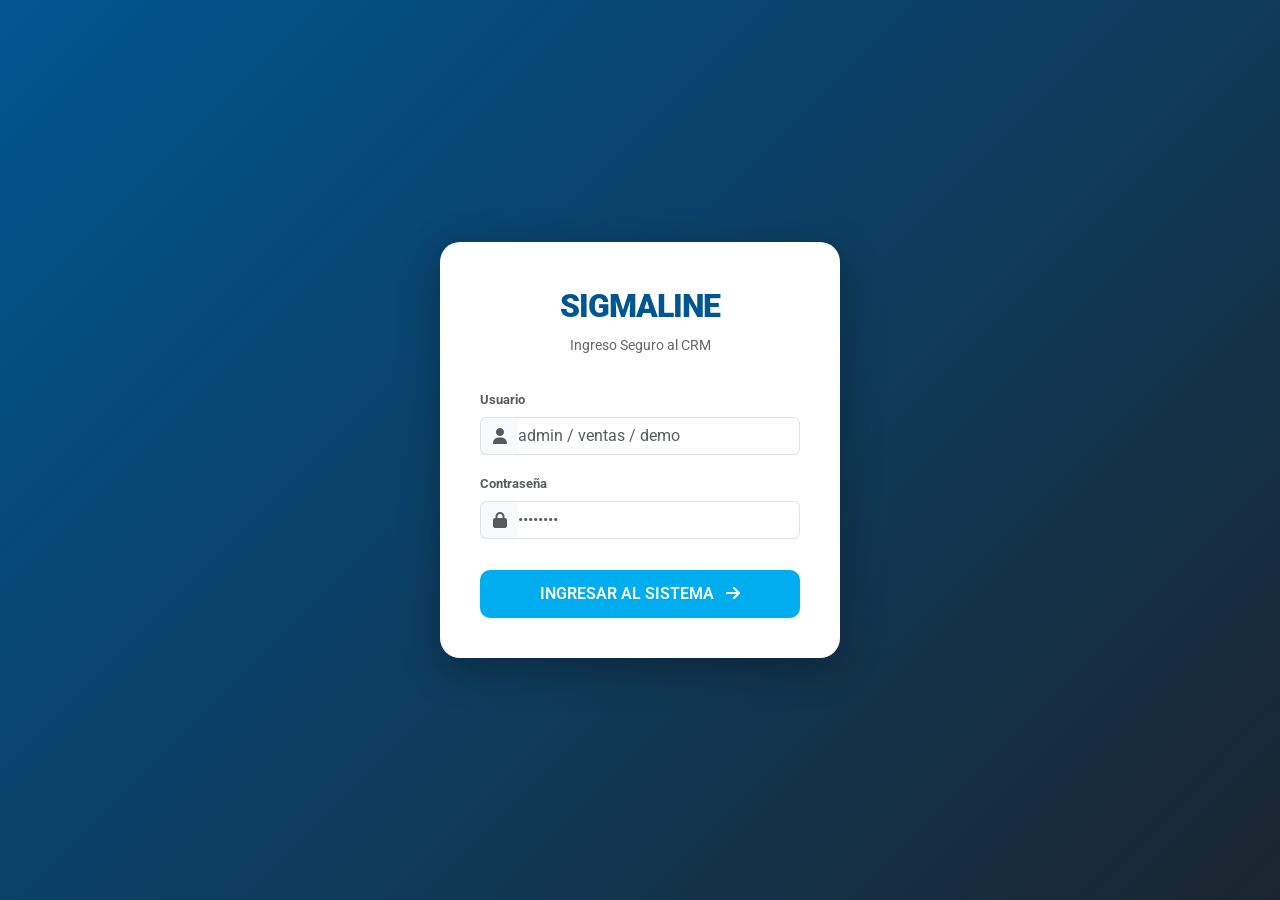
<file: index.html>
<!DOCTYPE html>
<html lang="es">
<head>
    <meta charset="UTF-8">
    <meta name="viewport" content="width=device-width, initial-scale=1.0">
    <title>SigmaLine - Acceso CRM</title>
    <link href="https://cdn.jsdelivr.net/npm/bootstrap@5.3.0/dist/css/bootstrap.min.css" rel="stylesheet">
    <link href="https://fonts.googleapis.com/css2?family=Roboto:wght@300;400;500;700;900&display=swap" rel="stylesheet">
    <link rel="stylesheet" href="https://cdnjs.cloudflare.com/ajax/libs/font-awesome/6.4.0/css/all.min.css">
    <style>
        body {
            background: linear-gradient(135deg, #005691 0%, #1a252f 100%);
            min-height: 100vh;
            display: flex;
            align-items: center;
            justify-content: center;
            font-family: 'Roboto', sans-serif;
        }
        .login-card {
            background: white;
            border-radius: 20px;
            padding: 40px;
            width: 100%;
            max-width: 400px;
            box-shadow: 0 10px 40px rgba(0,0,0,0.3);
            text-align: center;
        }
        .brand {
            font-size: 2rem;
            font-weight: 900;
            color: #005691;
            margin-bottom: 5px;
            letter-spacing: -1px;
        }
        .subtitle {
            color: #666;
            margin-bottom: 30px;
            font-size: 0.9rem;
        }
        .btn-login {
            background: #00aeef;
            color: white;
            border: none;
            padding: 12px;
            border-radius: 10px;
            font-weight: 600;
            width: 100%;
            margin-top: 15px;
            transition: all 0.3s;
        }
        .btn-login:hover {
            background: #0098d1;
            transform: translateY(-2px);
        }
        .error-msg {
            color: #dc3545;
            font-size: 0.85rem;
            margin-top: 15px;
            display: none;
        }
    </style>
</head>
<body>

    <div class="login-card">
        <div class="brand">SIGMALINE</div>
        <div class="subtitle">Ingreso Seguro al CRM</div>

        <div id="loginForm">
            <div class="mb-3 text-start">
                <label class="form-label text-muted fw-bold" style="font-size: 0.8rem;">Usuario</label>
                <div class="input-group">
                    <span class="input-group-text bg-light border-end-0"><i class="fas fa-user text-muted"></i></span>
                    <input type="text" id="user" class="form-control border-start-0 ps-0" placeholder="admin / ventas / demo">
                </div>
            </div>
            
            <div class="mb-3 text-start">
                <label class="form-label text-muted fw-bold" style="font-size: 0.8rem;">Contraseña</label>
                <div class="input-group">
                    <span class="input-group-text bg-light border-end-0"><i class="fas fa-lock text-muted"></i></span>
                    <input type="password" id="pass" class="form-control border-start-0 ps-0" placeholder="••••••••" onkeypress="if(event.key === 'Enter') attemptLogin(event)">
                </div>
            </div>

            <button onclick="attemptLogin(event)" class="btn-login">INGRESAR AL SISTEMA <i class="fas fa-arrow-right ms-2"></i></button>

            <div id="errorMsg" class="error-msg"><i class="fas fa-exclamation-circle me-1"></i> Usuario o contraseña incorrectos.</div>
        </div>
    </div>

    <script>
        // Sistema ultra-simple de acceso para la demo. 
        // 3 usuarios con sus claves
        const users = {
            'emi': 'sigma2026',
            'gerencia': 'sigma2026',
            'ventas': 'ventas123'
        };

        function attemptLogin(e) {
            e.preventDefault();
            const u = document.getElementById('user').value.toLowerCase().trim();
            const p = document.getElementById('pass').value.trim();
            const err = document.getElementById('errorMsg');

            if (users[u] && users[u] === p) {
                // Login correcto
                err.style.display = 'none';
                // Guardar quién hizo login
                sessionStorage.setItem('active_user', u.charAt(0).toUpperCase() + u.slice(1));
                // Redirigir al CRM real
                window.location.href = 'crm_app.html';
            } else {
                err.style.display = 'block';
                // Animación de error
                const card = document.querySelector('.login-card');
                card.style.transform = 'translateX(5px)';
                setTimeout(() => card.style.transform = 'translateX(-5px)', 50);
                setTimeout(() => card.style.transform = 'translateX(5px)', 100);
                setTimeout(() => card.style.transform = 'translateX(0)', 150);
            }
            return false;
        }
    </script>
</body>
</html>
</file>
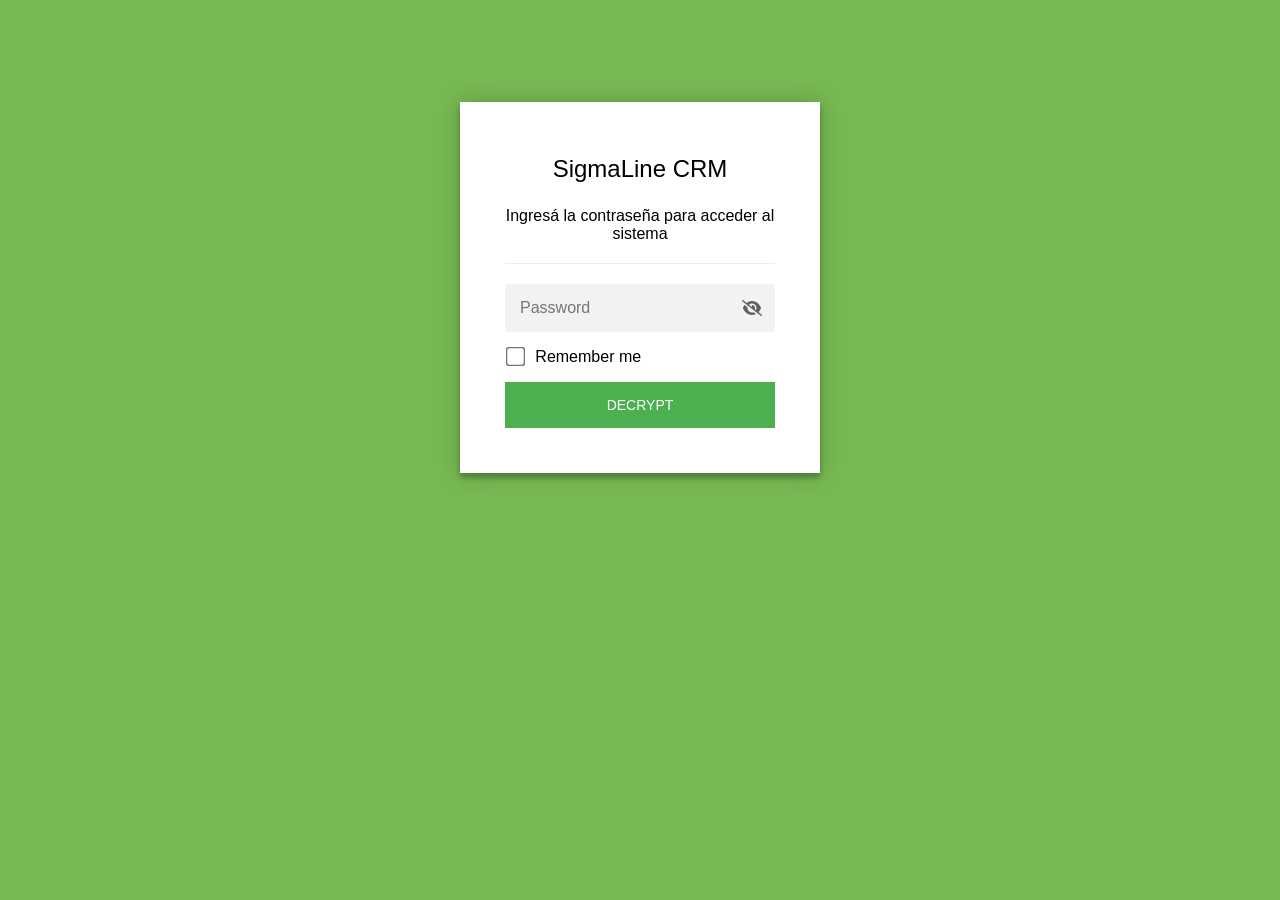
<file: encrypted/sigmaline_standalone.html>
<!DOCTYPE html>
<html class="staticrypt-html">
    <head>
        <meta charset="utf-8" />
        <title>SigmaLine CRM</title>
        <meta name="viewport" content="width=device-width, initial-scale=1" />

        <!-- do not cache this page -->
        <meta http-equiv="cache-control" content="max-age=0" />
        <meta http-equiv="cache-control" content="no-cache" />
        <meta http-equiv="expires" content="0" />
        <meta http-equiv="expires" content="Tue, 01 Jan 1980 1:00:00 GMT" />
        <meta http-equiv="pragma" content="no-cache" />

        <style>
            .staticrypt-hr {
                margin-top: 20px;
                margin-bottom: 20px;
                border: 0;
                border-top: 1px solid #eee;
            }

            .staticrypt-page {
                width: 360px;
                padding: 8% 0 0;
                margin: auto;
                box-sizing: border-box;
            }

            .staticrypt-form {
                position: relative;
                z-index: 1;
                background: #ffffff;
                max-width: 360px;
                margin: 0 auto 100px;
                padding: 45px;
                text-align: center;
                box-shadow: 0 0 20px 0 rgba(0, 0, 0, 0.2), 0 5px 5px 0 rgba(0, 0, 0, 0.24);
            }

            .staticrypt-form input[type="password"],
            input[type="text"] {
                background: inherit;
                border: 0;
                box-sizing: border-box; /* This ensures padding is included in the total width */
                font-size: 14px;
                outline: 0;
                padding: 15px 30px 15px 15px; /* Adjust the padding to ensure there is space for the icon */
                width: 100%;
            }

            .staticrypt-password-container {
                position: relative;
                outline: 0;
                background: #f2f2f2;
                width: 100%;
                border: 0;
                margin: 0 0 15px;
                box-sizing: border-box;
            }

            .staticrypt-toggle-password-visibility {
                cursor: pointer;
                height: 20px;
                opacity: 60%;
                padding: 13px;
                position: absolute;
                right: 0;
                top: 50%;
                transform: translateY(-50%);
                width: 20px;
            }

            .staticrypt-form .staticrypt-decrypt-button {
                text-transform: uppercase;
                outline: 0;
                background: #4CAF50;
                width: 100%;
                border: 0;
                padding: 15px;
                color: #ffffff;
                font-size: 14px;
                cursor: pointer;
            }

            .staticrypt-form .staticrypt-decrypt-button:hover,
            .staticrypt-form .staticrypt-decrypt-button:active,
            .staticrypt-form .staticrypt-decrypt-button:focus {
                background: #4CAF50;
                filter: brightness(92%);
            }

            .staticrypt-html {
                height: 100%;
            }

            .staticrypt-body {
                height: 100%;
                margin: 0;
            }

            .staticrypt-content {
                height: 100%;
                margin-bottom: 1em;
                background: #76B852;
                font-family: "Arial", sans-serif;
                -webkit-font-smoothing: antialiased;
                -moz-osx-font-smoothing: grayscale;
            }

            .staticrypt-instructions {
                margin-top: -1em;
                margin-bottom: 1em;
            }

            .staticrypt-title {
                font-size: 1.5em;
            }

            label.staticrypt-remember {
                display: flex;
                align-items: center;
                margin-bottom: 1em;
            }

            .staticrypt-remember input[type="checkbox"] {
                transform: scale(1.5);
                margin-right: 1em;
            }

            .hidden {
                display: none !important;
            }

            .staticrypt-spinner-container {
                height: 100%;
                display: flex;
                align-items: center;
                justify-content: center;
            }

            .staticrypt-spinner {
                display: inline-block;
                width: 2rem;
                height: 2rem;
                vertical-align: text-bottom;
                border: 0.25em solid gray;
                border-right-color: transparent;
                border-radius: 50%;
                -webkit-animation: spinner-border 0.75s linear infinite;
                animation: spinner-border 0.75s linear infinite;
                animation-duration: 0.75s;
                animation-timing-function: linear;
                animation-delay: 0s;
                animation-iteration-count: infinite;
                animation-direction: normal;
                animation-fill-mode: none;
                animation-play-state: running;
                animation-name: spinner-border;
            }

            @keyframes spinner-border {
                100% {
                    transform: rotate(360deg);
                }
            }

            @media screen and (-webkit-min-device-pixel-ratio: 0) {
                .staticrypt-form input[type="password"],
                input[type="text"] {
                    font-size: 16px;
                }
            }
        </style>
    </head>

    <body class="staticrypt-body">
        <div id="staticrypt_loading" class="staticrypt-spinner-container">
            <div class="staticrypt-spinner"></div>
        </div>

        <div id="staticrypt_content" class="staticrypt-content hidden">
            <div class="staticrypt-page">
                <div class="staticrypt-form">
                    <div class="staticrypt-instructions">
                        <p class="staticrypt-title">SigmaLine CRM</p>
                        <p>Ingresá la contraseña para acceder al sistema</p>
                    </div>

                    <hr class="staticrypt-hr" />

                    <form id="staticrypt-form" action="#" method="post">
                        <div class="staticrypt-password-container">
                            <input
                                id="staticrypt-password"
                                type="password"
                                name="password"
                                placeholder="Password"
                                autofocus
                            />

                            <img
                                class="staticrypt-toggle-password-visibility"
                                alt="Show password"
                                title="Show password"
                                src="[data-uri]"
                            />
                        </div>

                        <label id="staticrypt-remember-label" class="staticrypt-remember hidden">
                            <input id="staticrypt-remember" type="checkbox" name="remember" />
                            Remember me
                        </label>

                        <input type="submit" class="staticrypt-decrypt-button" value="DECRYPT" />
                    </form>
                </div>
            </div>
        </div>

        <script>
            // these variables will be filled when generating the file - the template format is 'variable_name'
            const staticryptInitiator = ((function(){
  const exports = {};
  const cryptoEngine = ((function(){
  const exports = {};
  const { subtle } = crypto;

const IV_BITS = 16 * 8;
const HEX_BITS = 4;
const ENCRYPTION_ALGO = "AES-CBC";

/**
 * Translates between utf8 encoded hexadecimal strings
 * and Uint8Array bytes.
 */
const HexEncoder = {
    /**
     * hex string -> bytes
     * @param {string} hexString
     * @returns {Uint8Array}
     */
    parse: function (hexString) {
        if (hexString.length % 2 !== 0) throw "Invalid hexString";
        const arrayBuffer = new Uint8Array(hexString.length / 2);

        for (let i = 0; i < hexString.length; i += 2) {
            const byteValue = parseInt(hexString.substring(i, i + 2), 16);
            if (isNaN(byteValue)) {
                throw "Invalid hexString";
            }
            arrayBuffer[i / 2] = byteValue;
        }
        return arrayBuffer;
    },

    /**
     * bytes -> hex string
     * @param {Uint8Array} bytes
     * @returns {string}
     */
    stringify: function (bytes) {
        const hexBytes = [];

        for (let i = 0; i < bytes.length; ++i) {
            let byteString = bytes[i].toString(16);
            if (byteString.length < 2) {
                byteString = "0" + byteString;
            }
            hexBytes.push(byteString);
        }
        return hexBytes.join("");
    },
};

/**
 * Translates between utf8 strings and Uint8Array bytes.
 */
const UTF8Encoder = {
    parse: function (str) {
        return new TextEncoder().encode(str);
    },

    stringify: function (bytes) {
        return new TextDecoder().decode(bytes);
    },
};

/**
 * Salt and encrypt a msg with a password.
 */
async function encrypt(msg, hashedPassword) {
    // Must be 16 bytes, unpredictable, and preferably cryptographically random. However, it need not be secret.
    // https://developer.mozilla.org/en-US/docs/Web/API/SubtleCrypto/encrypt#parameters
    const iv = crypto.getRandomValues(new Uint8Array(IV_BITS / 8));

    const key = await subtle.importKey("raw", HexEncoder.parse(hashedPassword), ENCRYPTION_ALGO, false, ["encrypt"]);

    const encrypted = await subtle.encrypt(
        {
            name: ENCRYPTION_ALGO,
            iv: iv,
        },
        key,
        UTF8Encoder.parse(msg)
    );

    // iv will be 32 hex characters, we prepend it to the ciphertext for use in decryption
    return HexEncoder.stringify(iv) + HexEncoder.stringify(new Uint8Array(encrypted));
}
exports.encrypt = encrypt;

/**
 * Decrypt a salted msg using a password.
 *
 * @param {string} encryptedMsg
 * @param {string} hashedPassword
 * @returns {Promise<string>}
 */
async function decrypt(encryptedMsg, hashedPassword) {
    const ivLength = IV_BITS / HEX_BITS;
    const iv = HexEncoder.parse(encryptedMsg.substring(0, ivLength));
    const encrypted = encryptedMsg.substring(ivLength);

    const key = await subtle.importKey("raw", HexEncoder.parse(hashedPassword), ENCRYPTION_ALGO, false, ["decrypt"]);

    const outBuffer = await subtle.decrypt(
        {
            name: ENCRYPTION_ALGO,
            iv: iv,
        },
        key,
        HexEncoder.parse(encrypted)
    );

    return UTF8Encoder.stringify(new Uint8Array(outBuffer));
}
exports.decrypt = decrypt;

/**
 * Salt and hash the password so it can be stored in localStorage without opening a password reuse vulnerability.
 *
 * @param {string} password
 * @param {string} salt
 * @returns {Promise<string>}
 */
async function hashPassword(password, salt) {
    // we hash the password in multiple steps, each adding more iterations. This is because we used to allow less
    // iterations, so for backward compatibility reasons, we need to support going from that to more iterations.
    let hashedPassword = await hashLegacyRound(password, salt);

    hashedPassword = await hashSecondRound(hashedPassword, salt);

    return hashThirdRound(hashedPassword, salt);
}
exports.hashPassword = hashPassword;

/**
 * This hashes the password with 1k iterations. This is a low number, we need this function to support backwards
 * compatibility.
 *
 * @param {string} password
 * @param {string} salt
 * @returns {Promise<string>}
 */
function hashLegacyRound(password, salt) {
    return pbkdf2(password, salt, 1000, "SHA-1");
}
exports.hashLegacyRound = hashLegacyRound;

/**
 * Add a second round of iterations. This is because we used to use 1k, so for backwards compatibility with
 * remember-me/autodecrypt links, we need to support going from that to more iterations.
 *
 * @param hashedPassword
 * @param salt
 * @returns {Promise<string>}
 */
function hashSecondRound(hashedPassword, salt) {
    return pbkdf2(hashedPassword, salt, 14000, "SHA-256");
}
exports.hashSecondRound = hashSecondRound;

/**
 * Add a third round of iterations to bring total number to 600k. This is because we used to use 1k, then 15k, so for
 * backwards compatibility with remember-me/autodecrypt links, we need to support going from that to more iterations.
 *
 * @param hashedPassword
 * @param salt
 * @returns {Promise<string>}
 */
function hashThirdRound(hashedPassword, salt) {
    return pbkdf2(hashedPassword, salt, 585000, "SHA-256");
}
exports.hashThirdRound = hashThirdRound;

/**
 * Salt and hash the password so it can be stored in localStorage without opening a password reuse vulnerability.
 *
 * @param {string} password
 * @param {string} salt
 * @param {int} iterations
 * @param {string} hashAlgorithm
 * @returns {Promise<string>}
 */
async function pbkdf2(password, salt, iterations, hashAlgorithm) {
    const key = await subtle.importKey("raw", UTF8Encoder.parse(password), "PBKDF2", false, ["deriveBits"]);

    const keyBytes = await subtle.deriveBits(
        {
            name: "PBKDF2",
            hash: hashAlgorithm,
            iterations,
            salt: UTF8Encoder.parse(salt),
        },
        key,
        256
    );

    return HexEncoder.stringify(new Uint8Array(keyBytes));
}

function generateRandomSalt() {
    const bytes = crypto.getRandomValues(new Uint8Array(128 / 8));

    return HexEncoder.stringify(new Uint8Array(bytes));
}
exports.generateRandomSalt = generateRandomSalt;

async function signMessage(hashedPassword, message) {
    const key = await subtle.importKey(
        "raw",
        HexEncoder.parse(hashedPassword),
        {
            name: "HMAC",
            hash: "SHA-256",
        },
        false,
        ["sign"]
    );
    const signature = await subtle.sign("HMAC", key, UTF8Encoder.parse(message));

    return HexEncoder.stringify(new Uint8Array(signature));
}
exports.signMessage = signMessage;

function getRandomAlphanum() {
    const possibleCharacters = "abcdefghijklmnopqrstuvwxyzABCDEFGHIJKLMNOPQRSTUVWXYZ0123456789";

    let byteArray;
    let parsedInt;

    // Keep generating new random bytes until we get a value that falls
    // within a range that can be evenly divided by possibleCharacters.length
    do {
        byteArray = crypto.getRandomValues(new Uint8Array(1));
        // extract the lowest byte to get an int from 0 to 255 (probably unnecessary, since we're only generating 1 byte)
        parsedInt = byteArray[0] & 0xff;
    } while (parsedInt >= 256 - (256 % possibleCharacters.length));

    // Take the modulo of the parsed integer to get a random number between 0 and totalLength - 1
    const randomIndex = parsedInt % possibleCharacters.length;

    return possibleCharacters[randomIndex];
}

/**
 * Generate a random string of a given length.
 *
 * @param {int} length
 * @returns {string}
 */
function generateRandomString(length) {
    let randomString = "";

    for (let i = 0; i < length; i++) {
        randomString += getRandomAlphanum();
    }

    return randomString;
}
exports.generateRandomString = generateRandomString;

  return exports;
})());
const codec = ((function(){
  const exports = {};
  /**
 * Initialize the codec with the provided cryptoEngine - this return functions to encode and decode messages.
 *
 * @param cryptoEngine - the engine to use for encryption / decryption
 */
function init(cryptoEngine) {
    const exports = {};

    /**
     * Top-level function for encoding a message.
     * Includes password hashing, encryption, and signing.
     *
     * @param {string} msg
     * @param {string} password
     * @param {string} salt
     *
     * @returns {string} The encoded text
     */
    async function encode(msg, password, salt) {
        const hashedPassword = await cryptoEngine.hashPassword(password, salt);

        const encrypted = await cryptoEngine.encrypt(msg, hashedPassword);

        // we use the hashed password in the HMAC because this is effectively what will be used a password (so we can store
        // it in localStorage safely, we don't use the clear text password)
        const hmac = await cryptoEngine.signMessage(hashedPassword, encrypted);

        return hmac + encrypted;
    }
    exports.encode = encode;

    /**
     * Encode using a password that has already been hashed. This is useful to encode multiple messages in a row, that way
     * we don't need to hash the password multiple times.
     *
     * @param {string} msg
     * @param {string} hashedPassword
     *
     * @returns {string} The encoded text
     */
    async function encodeWithHashedPassword(msg, hashedPassword) {
        const encrypted = await cryptoEngine.encrypt(msg, hashedPassword);

        // we use the hashed password in the HMAC because this is effectively what will be used a password (so we can store
        // it in localStorage safely, we don't use the clear text password)
        const hmac = await cryptoEngine.signMessage(hashedPassword, encrypted);

        return hmac + encrypted;
    }
    exports.encodeWithHashedPassword = encodeWithHashedPassword;

    /**
     * Top-level function for decoding a message.
     * Includes signature check and decryption.
     *
     * @param {string} signedMsg
     * @param {string} hashedPassword
     * @param {string} salt
     * @param {int} backwardCompatibleAttempt
     * @param {string} originalPassword
     *
     * @returns {Object} {success: true, decoded: string} | {success: false, message: string}
     */
    async function decode(signedMsg, hashedPassword, salt, backwardCompatibleAttempt = 0, originalPassword = "") {
        const encryptedHMAC = signedMsg.substring(0, 64);
        const encryptedMsg = signedMsg.substring(64);
        const decryptedHMAC = await cryptoEngine.signMessage(hashedPassword, encryptedMsg);

        if (decryptedHMAC !== encryptedHMAC) {
            // we have been raising the number of iterations in the hashing algorithm multiple times, so to support the old
            // remember-me/autodecrypt links we need to try bringing the old hashes up to speed.
            originalPassword = originalPassword || hashedPassword;
            if (backwardCompatibleAttempt === 0) {
                const updatedHashedPassword = await cryptoEngine.hashThirdRound(originalPassword, salt);

                return decode(signedMsg, updatedHashedPassword, salt, backwardCompatibleAttempt + 1, originalPassword);
            }
            if (backwardCompatibleAttempt === 1) {
                let updatedHashedPassword = await cryptoEngine.hashSecondRound(originalPassword, salt);
                updatedHashedPassword = await cryptoEngine.hashThirdRound(updatedHashedPassword, salt);

                return decode(signedMsg, updatedHashedPassword, salt, backwardCompatibleAttempt + 1, originalPassword);
            }

            return { success: false, message: "Signature mismatch" };
        }

        return {
            success: true,
            decoded: await cryptoEngine.decrypt(encryptedMsg, hashedPassword),
        };
    }
    exports.decode = decode;

    return exports;
}
exports.init = init;

  return exports;
})());
const decode = codec.init(cryptoEngine).decode;

/**
 * Initialize the staticrypt module, that exposes functions callbable by the password_template.
 *
 * @param {{
 *  staticryptEncryptedMsgUniqueVariableName: string,
 *  isRememberEnabled: boolean,
 *  rememberDurationInDays: number,
 *  staticryptSaltUniqueVariableName: string,
 * }} staticryptConfig - object of data that is stored on the password_template at encryption time.
 *
 * @param {{
 *  rememberExpirationKey: string,
 *  rememberPassphraseKey: string,
 *  replaceHtmlCallback: function,
 *  clearLocalStorageCallback: function,
 * }} templateConfig - object of data that can be configured by a custom password_template.
 */
function init(staticryptConfig, templateConfig) {
    const exports = {};

    /**
     * Decrypt our encrypted page, replace the whole HTML.
     *
     * @param {string} hashedPassword
     * @returns {Promise<boolean>}
     */
    async function decryptAndReplaceHtml(hashedPassword) {
        const { staticryptEncryptedMsgUniqueVariableName, staticryptSaltUniqueVariableName } = staticryptConfig;
        const { replaceHtmlCallback } = templateConfig;

        const result = await decode(
            staticryptEncryptedMsgUniqueVariableName,
            hashedPassword,
            staticryptSaltUniqueVariableName
        );
        if (!result.success) {
            return false;
        }
        const plainHTML = result.decoded;

        // if the user configured a callback call it, otherwise just replace the whole HTML
        if (typeof replaceHtmlCallback === "function") {
            replaceHtmlCallback(plainHTML);
        } else {
            document.write(plainHTML);
            document.close();
        }

        return true;
    }

    /**
     * Attempt to decrypt the page and replace the whole HTML.
     *
     * @param {string} password
     * @param {boolean} isRememberChecked
     *
     * @returns {Promise<{isSuccessful: boolean, hashedPassword?: string}>} - we return an object, so that if we want to
     *   expose more information in the future we can do it without breaking the password_template
     */
    async function handleDecryptionOfPage(password, isRememberChecked) {
        const { staticryptSaltUniqueVariableName } = staticryptConfig;

        // decrypt and replace the whole page
        const hashedPassword = await cryptoEngine.hashPassword(password, staticryptSaltUniqueVariableName);
        return handleDecryptionOfPageFromHash(hashedPassword, isRememberChecked);
    }
    exports.handleDecryptionOfPage = handleDecryptionOfPage;

    async function handleDecryptionOfPageFromHash(hashedPassword, isRememberChecked) {
        const { isRememberEnabled, rememberDurationInDays } = staticryptConfig;
        const { rememberExpirationKey, rememberPassphraseKey } = templateConfig;

        const isDecryptionSuccessful = await decryptAndReplaceHtml(hashedPassword);

        if (!isDecryptionSuccessful) {
            return {
                isSuccessful: false,
                hashedPassword,
            };
        }

        // remember the hashedPassword and set its expiration if necessary
        if (isRememberEnabled && isRememberChecked) {
            window.localStorage.setItem(rememberPassphraseKey, hashedPassword);

            // set the expiration if the duration isn't 0 (meaning no expiration)
            if (rememberDurationInDays > 0) {
                window.localStorage.setItem(
                    rememberExpirationKey,
                    (new Date().getTime() + rememberDurationInDays * 24 * 60 * 60 * 1000).toString()
                );
            }
        }

        return {
            isSuccessful: true,
            hashedPassword,
        };
    }
    exports.handleDecryptionOfPageFromHash = handleDecryptionOfPageFromHash;

    /**
     * Clear localstorage from staticrypt related values
     */
    function clearLocalStorage() {
        const { clearLocalStorageCallback, rememberExpirationKey, rememberPassphraseKey } = templateConfig;

        if (typeof clearLocalStorageCallback === "function") {
            clearLocalStorageCallback();
        } else {
            localStorage.removeItem(rememberPassphraseKey);
            localStorage.removeItem(rememberExpirationKey);
        }
    }

    async function handleDecryptOnLoad() {
        let isSuccessful = await decryptOnLoadFromUrl();

        if (!isSuccessful) {
            isSuccessful = await decryptOnLoadFromRememberMe();
        }

        return { isSuccessful };
    }
    exports.handleDecryptOnLoad = handleDecryptOnLoad;

    /**
     * Clear storage if we are logging out
     *
     * @returns {boolean} - whether we logged out
     */
    function logoutIfNeeded() {
        const logoutKey = "staticrypt_logout";

        // handle logout through query param
        const queryParams = new URLSearchParams(window.location.search);
        if (queryParams.has(logoutKey)) {
            clearLocalStorage();
            return true;
        }

        // handle logout through URL fragment
        const hash = window.location.hash.substring(1);
        if (hash.includes(logoutKey)) {
            clearLocalStorage();
            return true;
        }

        return false;
    }

    /**
     * To be called on load: check if we want to try to decrypt and replace the HTML with the decrypted content, and
     * try to do it if needed.
     *
     * @returns {Promise<boolean>} true if we derypted and replaced the whole page, false otherwise
     */
    async function decryptOnLoadFromRememberMe() {
        const { rememberDurationInDays } = staticryptConfig;
        const { rememberExpirationKey, rememberPassphraseKey } = templateConfig;

        // if we are login out, terminate
        if (logoutIfNeeded()) {
            return false;
        }

        // if there is expiration configured, check if we're not beyond the expiration
        if (rememberDurationInDays && rememberDurationInDays > 0) {
            const expiration = localStorage.getItem(rememberExpirationKey),
                isExpired = expiration && new Date().getTime() > parseInt(expiration);

            if (isExpired) {
                clearLocalStorage();
                return false;
            }
        }

        const hashedPassword = localStorage.getItem(rememberPassphraseKey);

        if (hashedPassword) {
            // try to decrypt
            const isDecryptionSuccessful = await decryptAndReplaceHtml(hashedPassword);

            // if the decryption is unsuccessful the password might be wrong - silently clear the saved data and let
            // the user fill the password form again
            if (!isDecryptionSuccessful) {
                clearLocalStorage();
                return false;
            }

            return true;
        }

        return false;
    }

    async function decryptOnLoadFromUrl() {
        const passwordKey = "staticrypt_pwd";
        const rememberMeKey = "remember_me";

        // try to get the password from the query param (for backward compatibility - we now want to avoid this method,
        // since it sends the hashed password to the server which isn't needed)
        const queryParams = new URLSearchParams(window.location.search);
        const hashedPasswordQuery = queryParams.get(passwordKey);
        const rememberMeQuery = queryParams.get(rememberMeKey);

        const urlFragment = window.location.hash.substring(1);
        // get the password from the url fragment
        const hashedPasswordRegexMatch = urlFragment.match(new RegExp(passwordKey + "=([^&]*)"));
        const hashedPasswordFragment = hashedPasswordRegexMatch ? hashedPasswordRegexMatch[1] : null;
        const rememberMeFragment = urlFragment.includes(rememberMeKey);

        const hashedPassword = hashedPasswordFragment || hashedPasswordQuery;
        const rememberMe = rememberMeFragment || rememberMeQuery;

        if (hashedPassword) {
            return handleDecryptionOfPageFromHash(hashedPassword, rememberMe);
        }

        return false;
    }

    return exports;
}
exports.init = init;

  return exports;
})());
            const templateError = "Bad password!",
                templateToggleAltShow = "Show password",
                templateToggleAltHide = "Hide password",
                isRememberEnabled = true,
                staticryptConfig = {"staticryptEncryptedMsgUniqueVariableName":"[base64]","isRememberEnabled":true,"rememberDurationInDays":0,"staticryptSaltUniqueVariableName":"01e4433123cce0ee3af2afc26840bdc3"};

            // you can edit these values to customize some of the behavior of StatiCrypt
            const templateConfig = {
                rememberExpirationKey: "staticrypt_expiration",
                rememberPassphraseKey: "staticrypt_passphrase",
                replaceHtmlCallback: null,
                clearLocalStorageCallback: null,
            };

            // init the staticrypt engine
            const staticrypt = staticryptInitiator.init(staticryptConfig, templateConfig);

            // try to automatically decrypt on load if there is a saved password
            window.onload = async function () {
                const { isSuccessful } = await staticrypt.handleDecryptOnLoad();

                // if we didn't decrypt anything on load, show the password prompt. Otherwise the content has already been
                // replaced, no need to do anything
                if (!isSuccessful) {
                    // hide loading screen
                    document.getElementById("staticrypt_loading").classList.add("hidden");
                    document.getElementById("staticrypt_content").classList.remove("hidden");
                    document.getElementById("staticrypt-password").focus();

                    // show the remember me checkbox
                    if (isRememberEnabled) {
                        document.getElementById("staticrypt-remember-label").classList.remove("hidden");
                    }
                }
            };

            // toggle password visibility
            const toggleIcon = document.querySelector(".staticrypt-toggle-password-visibility");
            // these two icons are coming from FontAwesome
            const imgSrcEyeClosed =
                "[data-uri]";
            const imgSrcEyeOpened =
                "[data-uri]";
            toggleIcon.addEventListener("click", function () {
                const passwordInput = document.getElementById("staticrypt-password");
                if (passwordInput.type === "password") {
                    passwordInput.type = "text";
                    toggleIcon.src = imgSrcEyeOpened;
                    toggleIcon.alt = templateToggleAltHide;
                    toggleIcon.title = templateToggleAltHide;
                } else {
                    passwordInput.type = "password";
                    toggleIcon.src = imgSrcEyeClosed;
                    toggleIcon.alt = templateToggleAltShow;
                    toggleIcon.title = templateToggleAltShow;
                }
            });

            // handle password form submission
            document.getElementById("staticrypt-form").addEventListener("submit", async function (e) {
                e.preventDefault();

                const password = document.getElementById("staticrypt-password").value,
                    isRememberChecked = document.getElementById("staticrypt-remember").checked;

                const { isSuccessful } = await staticrypt.handleDecryptionOfPage(password, isRememberChecked);

                if (!isSuccessful) {
                    alert(templateError);
                }
            });
        </script>
    </body>
</html>
</file>
